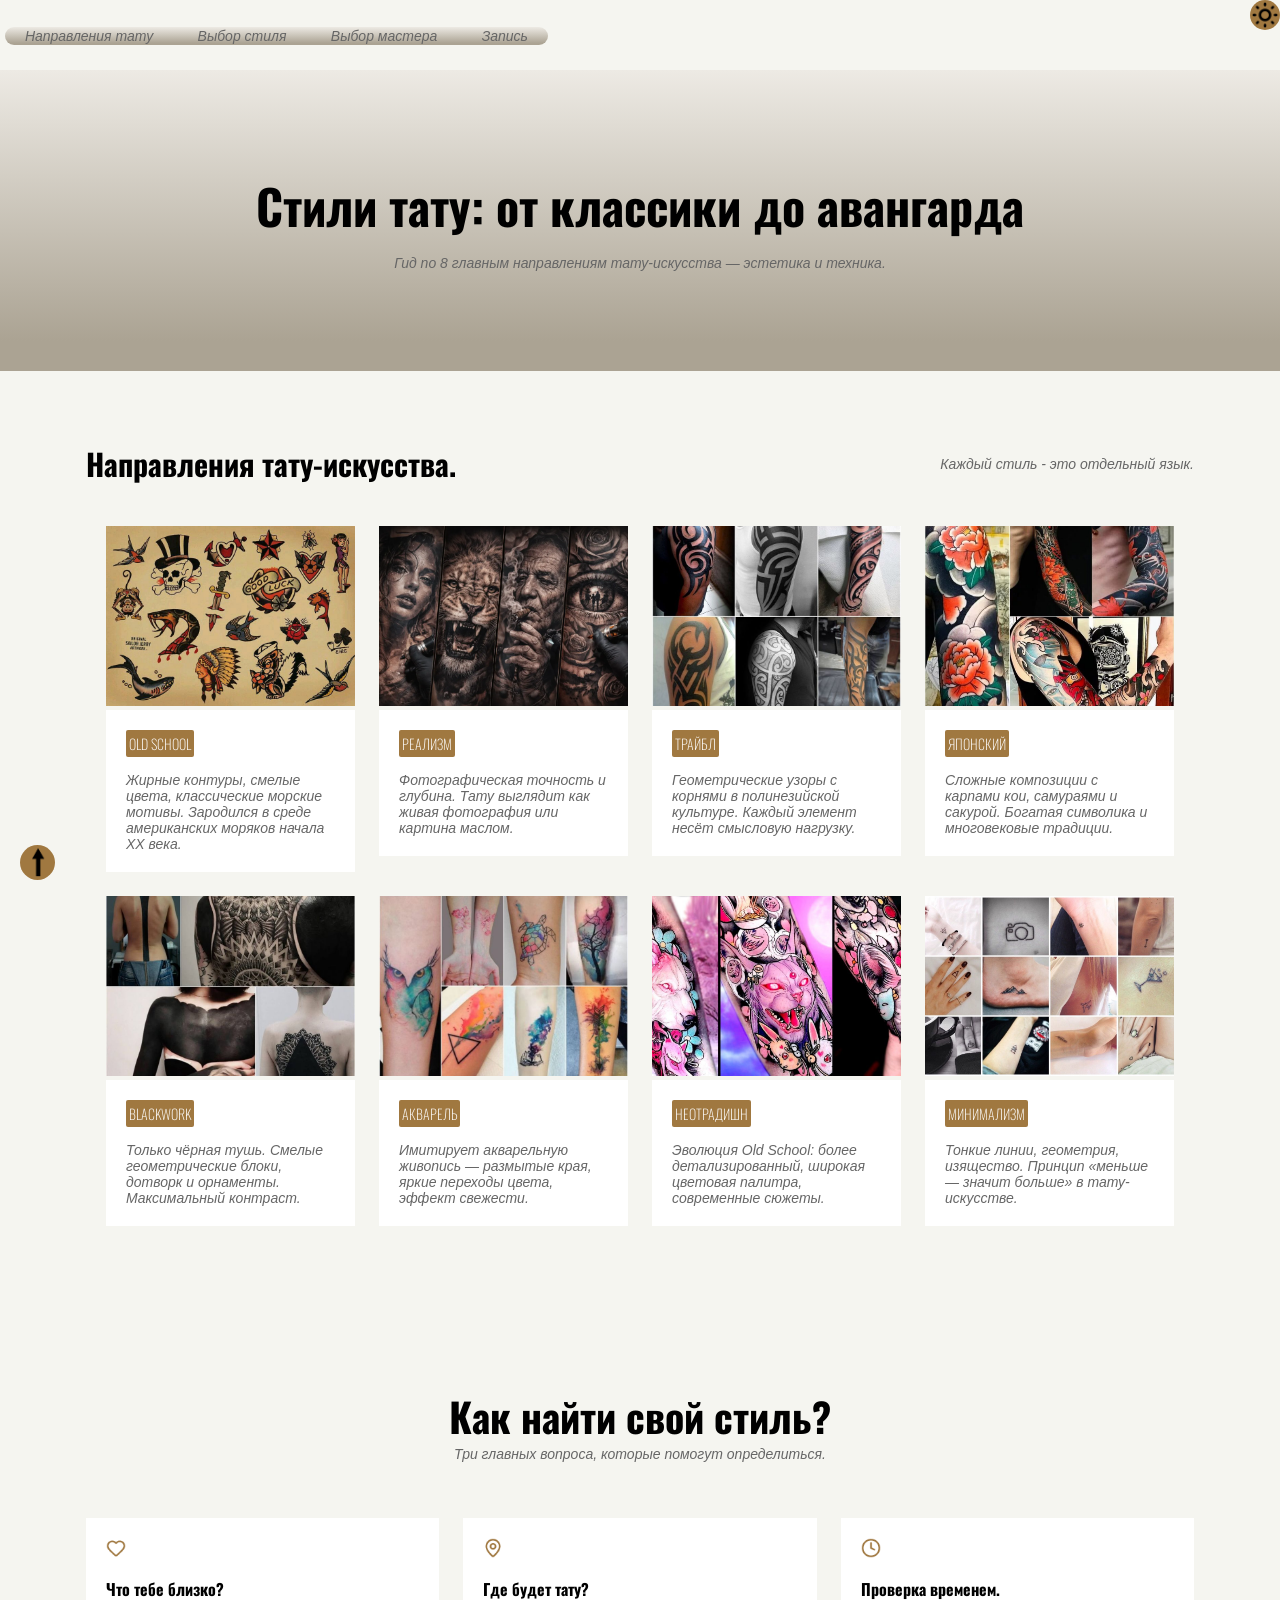
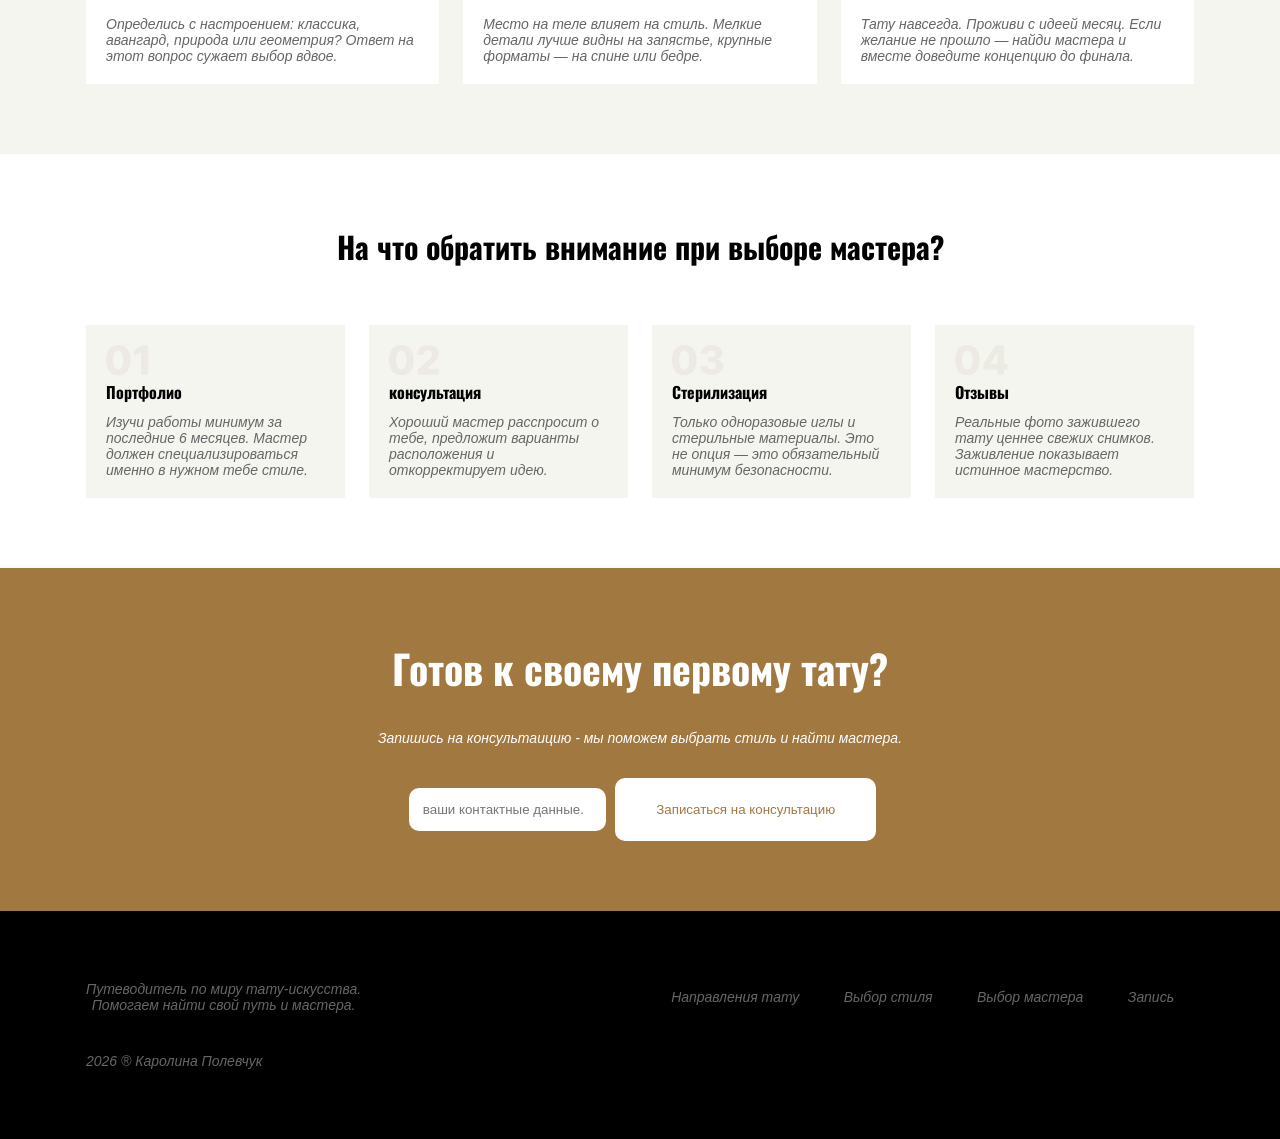
<file: index.html>
<!DOCTYPE html>
<html lang="en">
    
    <head>
        
    </head>
    
    <body>
        
        <header>
            
        </header>
        
        <main>
        <a class="up" href="#"><img src="./images/up.png" alt=""></a>
        <button id="mode">
                <img width="30" src="./images/light-mode.png" alt="">
            </button>
    <section class="hero">
        <h1>Стили тату: от классики до авангарда</h1>
        <p>Гид по 8 главным направлениям тату-искусства — эстетика и техника.</p>
    </section>

        <section id="direction" class="section_direction">
            <div class="title_direction">
                <h3>Направления тату-искусства.</h3>
                <p>Каждый стиль - это отдельный язык.</p>
                
            </div>
            <div class="info">
                <div class="info-card">
                    <div>
                        
                        <img src="./images/oldsch.jpg" alt="">
                    </div>
                    <figure>
                        <figcaption>
                            <h4>OLD SCHOOL</h4>
                            <p class="text">Жирные контуры, смелые цвета, классические морские мотивы. Зародился в среде
                                американских моряков начала XX века.</p>
                            </figcaption>
                        </figure>
                        
                    </div>
                    <div class="info-card">
                        <div>
                            
                            <img src="./images/real.jpg" alt="">
                        </div>
                        <figure>
                            <figcaption>
                                <h4>РЕАЛИЗМ</h4>
                                <p class="text">Фотографическая точность и глубина. Тату выглядит как живая фотография или
                                    картина маслом.</p>
                                </figcaption>
                            </figure>
                            
                        </div>
                        <div class="info-card">
                            <div>
                                <img src="./images/trible.jpg" alt="">
                            </div>
                            <figure>
                                <figcaption>
                                    <h4>ТРАЙБЛ</h4>
                                    <p class="text">Геометрические узоры с корнями в полинезийской культуре. Каждый элемент
                                        несёт смысловую нагрузку.</p>
                                    </figcaption>
                    </figure>
                    
                </div>
                <div class="info-card">
                    <div>
                        
                        <img src="./images/japon.jpg" alt="">
                    </div>
                    <figure>
                        <figcaption>
                            <h4>ЯПОНСКИЙ</h4>
                            <p class="text">Сложные композиции с карпами кои, самураями и сакурой. Богатая символика и
                                многовековые традиции.</p>
                            </figcaption>
                        </figure>
                        
                    </div>
                    <div class="info-card">
                        <div>
                            
                            <img src="./images/bw.jpg" alt="">
                        </div>
                        <figure>
                            <figcaption>
                                <h4>BLACKWORK</h4>
                                <p class="text">Только чёрная тушь. Смелые геометрические блоки, дотворк и орнаменты.
                                    Максимальный контраст.</p>
                                </figcaption>
                            </figure>
                            
                        </div>
                        <div class="info-card">
                            <div>
                                
                                <img src="./images/aqwa.jpg" alt="">
                            </div>
                            <figure>
                                <figcaption>
                                    <h4>АКВАРЕЛЬ</h4>
                                    <p class="text">Имитирует акварельную живопись — размытые края, яркие переходы цвета, эффект
                                        свежести.</p>
                                    </figcaption>
                                </figure>
                                
                            </div>
                            <div class="info-card">
                                <div>
                                    <img src="./images/neo.jpg" alt="">
                                </div>
                                <figure>
                                    <figcaption>
                                        <h4>НЕОТРАДИШН</h4>
                                        <p class="text">Эволюция Old School: более детализированный, широкая цветовая палитра,
                                            современные сюжеты.</p>
                                        </figcaption>
                                    </figure>
                                    
                                </div>
                                <div class="info-card">
                                    <div>
                                        
                                        <img src="./images/mini.jpg" alt="">
                                    </div>
                                    <figure>
                                        <figcaption>
                                            <h4>МИНИМАЛИЗМ</h4>
                                            <p class="text">Тонкие линии, геометрия, изящество. Принцип «меньше — значит больше» в
                                                тату-искусстве.</p>
                                            </figcaption>
                                        </figure>
                                        
                                    </div>
                                    
                                </div>
                                
                                
                            </section>
                            <section id="style" class="section_style">
            <div class="title_style">
                
                <h2>Как найти свой стиль?</h2>
                <p>Три главных вопроса, которые помогут определиться.</p>
            </div>
            <div class="cards">
                
                <div class="style-card">
                    
                    <figure>
                        <img src="./images/heart.png" alt="">
                        <figcaption>
                            <h4>Что тебе близко?</h4>
                            <p class="text">Определись с настроением: классика, авангард, природа или геометрия? Ответ
                                на этот вопрос сужает выбор вдвое.</p>
                            </figcaption>
                        </figure>
                        
                    </div>
                    <div class="style-card">
                        
                        <figure>
                            <img src="./images/map-pin.png" alt="">
                            <figcaption>
                                <h4>Где будет тату?</h4>
                                <p class="text">Место на теле влияет на стиль. Мелкие детали лучше видны на запястье,
                                    крупные форматы — на спине или бедре.</p>
                                </figcaption>
                            </figure>
                            
                        </div>
                        <div class="style-card">
                            <figure>
                                <img src="./images/clock.png" alt="">
                                <figcaption>
                                    <h4>Проверка временем.</h4>
                                    <p class="text">Тату навсегда. Проживи с идеей месяц. Если желание не прошло — найди мастера
                                        и вместе доведите концепцию до финала.</p>
                                    </figcaption>
                                </figure>
                                
                            </div>
                        </div>
                        
                    </section>
                    <section id="attention" class="section_attention">
                        <h3>На что обратить внимание при выборе мастера?</h3>
                        <div class="attention">
                            <div class="attention-card">
                                <figure>
                                    <img id="number" src="./images/01.png" alt="">
                                    <figcaption>
                                        <h4>Портфолио</h4>
                                        <p class="text">Изучи работы минимум за последние
                                            6 месяцев. Мастер должен специализироваться именно в нужном тебе стиле.</p>
                                        </figcaption>
                                    </figure>
                                    
            </div>
            <div class="attention-card">
                
                <figure>
                    <img src="./images/02.png" alt="">
                    <figcaption>
                        <h4>консультация</h4>
                        <p class="text">Хороший мастер расспросит о тебе,
                            предложит варианты расположения и откорректирует идею.</p>
                    </figcaption>
                </figure>
                
            </div>
            <div class="attention-card">
                <figure>
                    <img src="./images/03.png" alt="">
                    <figcaption>
                        <h4>Стерилизация</h4>
                        <p class="text">Только одноразовые иглы и стерильные материалы. Это не опция — это обязательный минимум безопасности.</p>
                    </figcaption>
                </figure>
                
            </div>
            <div class="attention-card">
                <figure>
                    <img  src="./images/04.png" alt="">
                    <figcaption>
                        <h4>Отзывы</h4>
                        <p class="text">Реальные фото зажившего тату ценнее свежих снимков. Заживление показывает истинное мастерство.</p>
                    </figcaption>
                </figure>
                
            </div>
            
        </div>
        
    </section>
    
    <section id="record" class="section_record">
        <div class="title_record">
            
            <h2>Готов к своему первому тату?</h2>
            <p>Запишись на консультаицию - мы поможем выбрать стиль и найти мастера.</p>
        </div>
        <div class="record">
            
            <input id="recd" type="text" placeholder="ваши контактные данные.">
            <button id="submit">Записаться на консультацию</button>
        </div>
    </section>
</main>
<Footer>
    
</Footer>
<script src="./js/script.js" type="module"></script>


</body>

</html>
</file>
